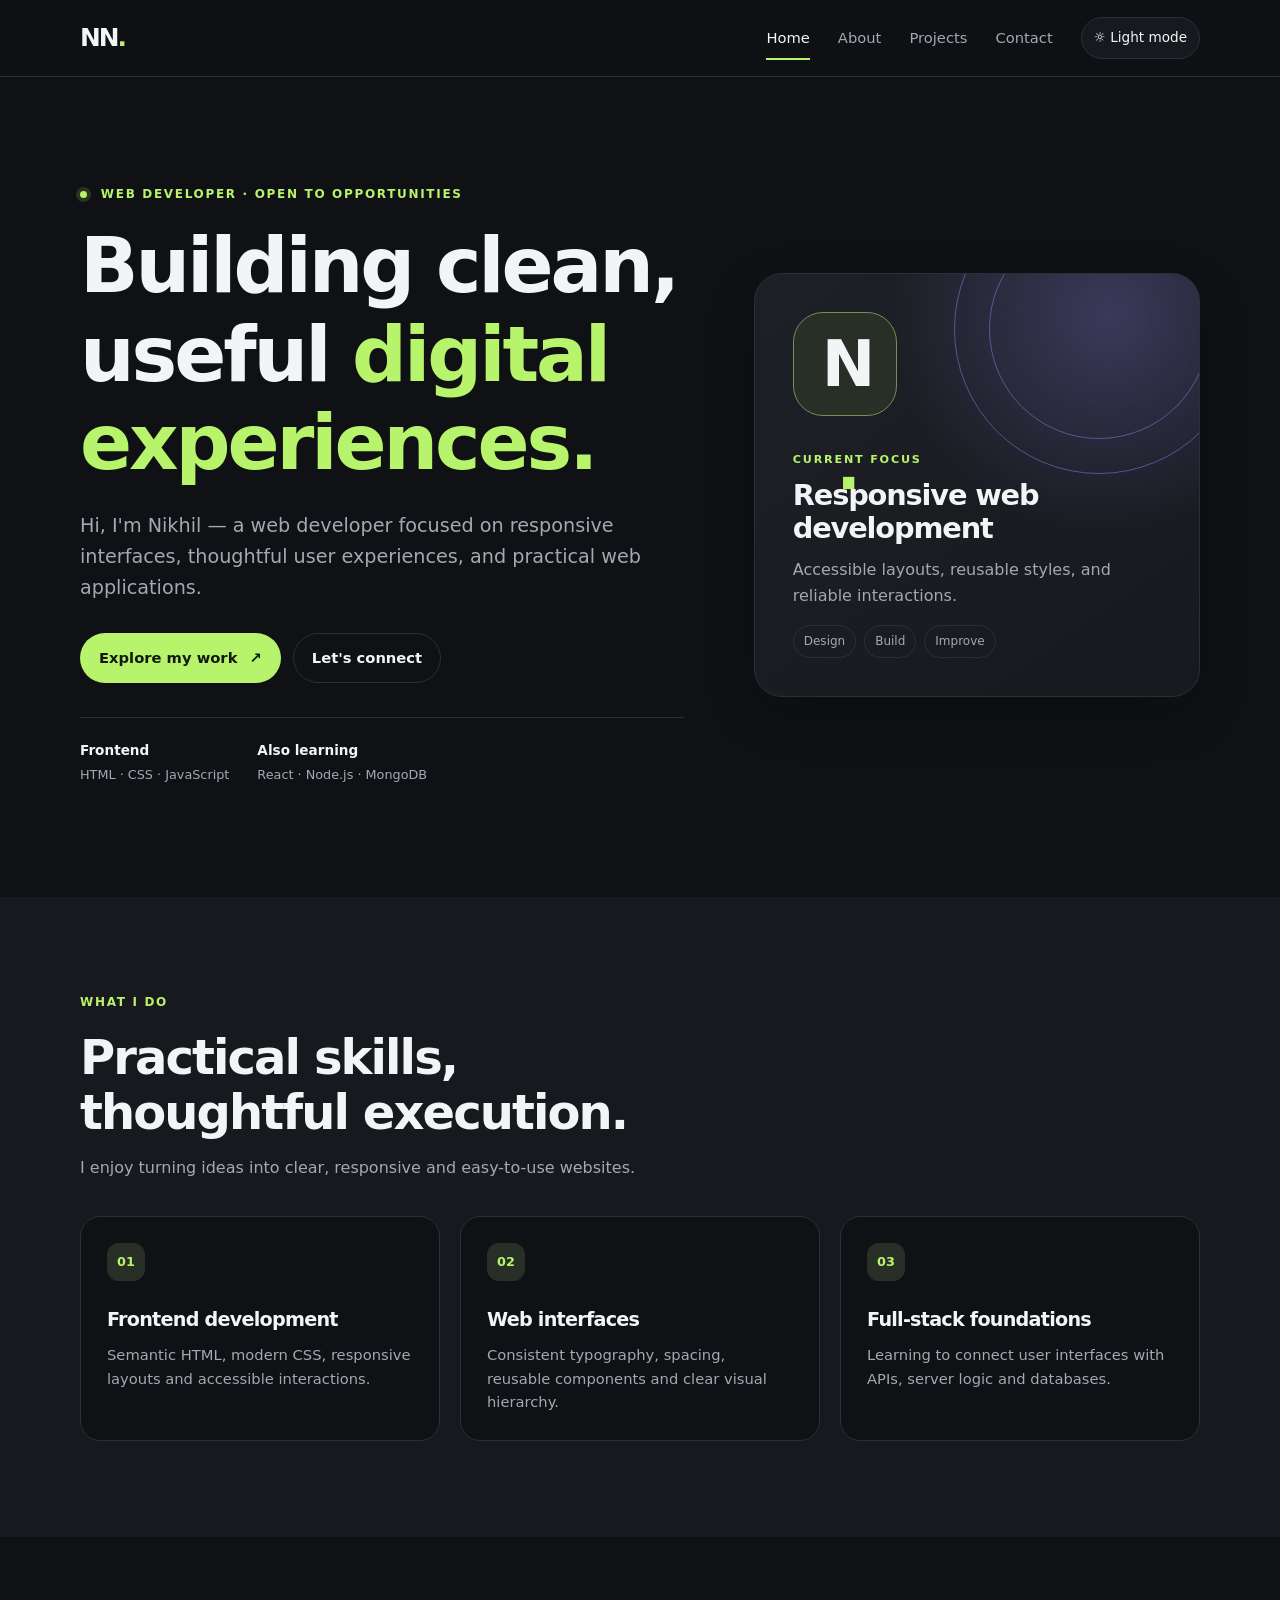
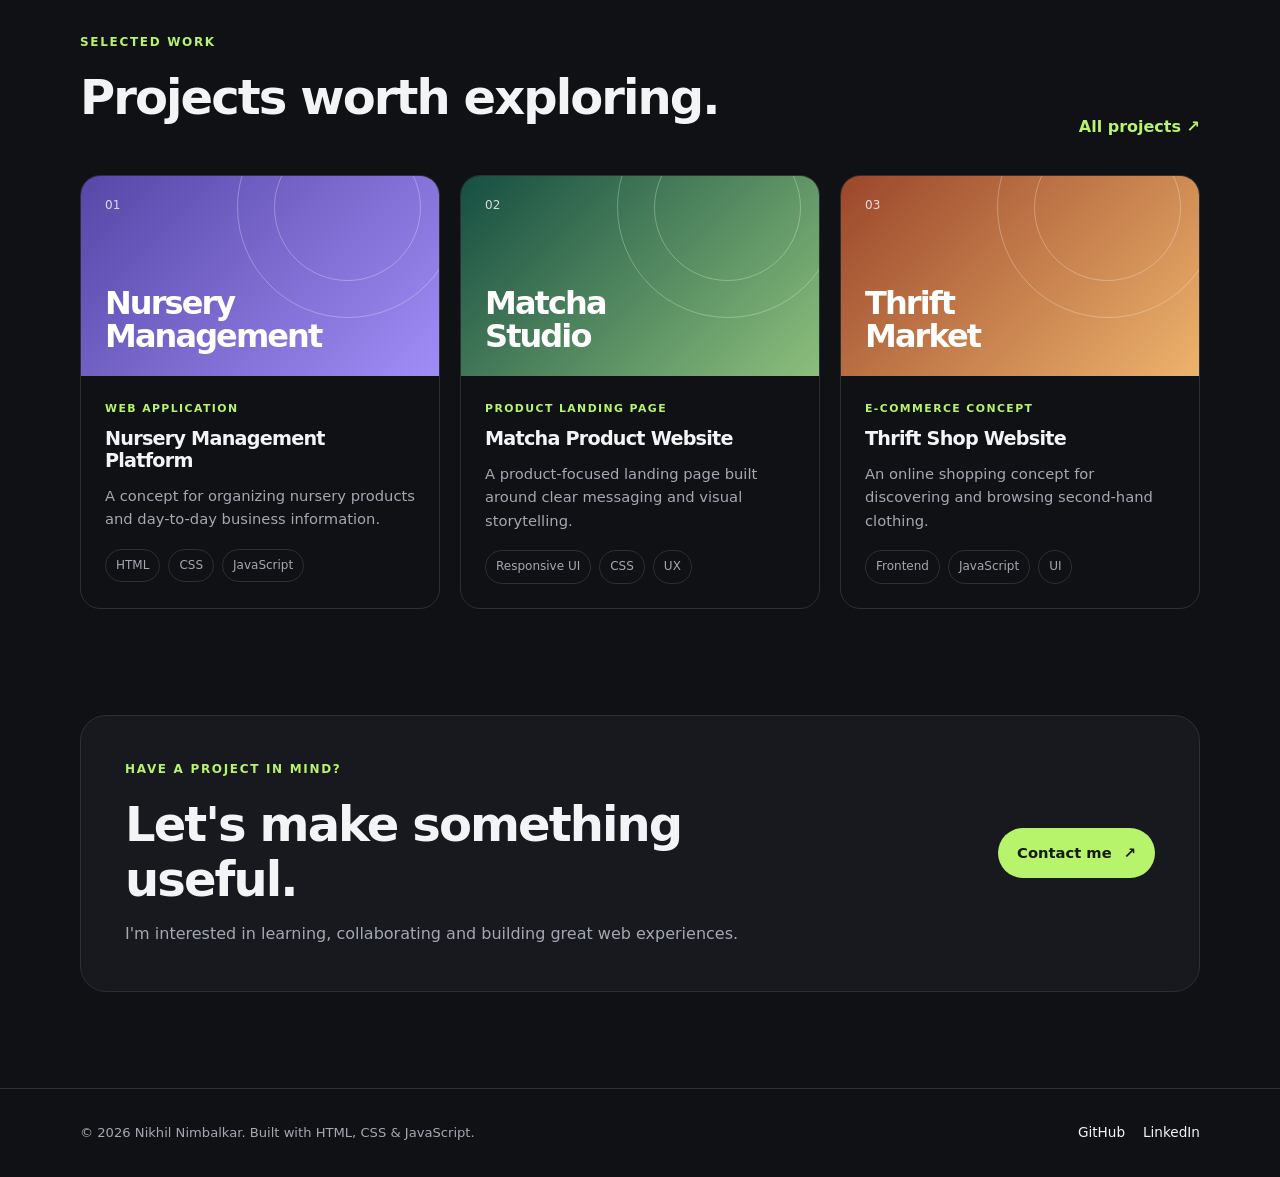
<file: index.html>
<!DOCTYPE html>
<html lang="en">
<head>
  <meta charset="UTF-8">
  <meta name="viewport" content="width=device-width, initial-scale=1.0">
  <meta name="description" content="Nikhil Nimbalkar's web developer portfolio showcasing skills, projects, and contact information.">
  <meta name="theme-color" content="#101114">
  <title>Nikhil Nimbalkar | Web Developer</title>
  <link rel="stylesheet" href="css/style.css">
  <script src="js/script.js" defer></script>
</head>
<body>
  <a class="skip-link" href="#main">Skip to content</a>
  <header class="site-header">
    <div class="container nav-wrap">
      <a class="brand" href="index.html" aria-label="Nikhil Nimbalkar home">NN<span>.</span></a>
      <button class="menu-toggle" type="button" aria-expanded="false" aria-controls="primary-nav" aria-label="Open navigation">
        <span></span><span></span><span></span>
      </button>
      <nav class="primary-nav" id="primary-nav" aria-label="Main navigation">
        <a class="active" href="index.html">Home</a>
        <a href="about.html">About</a>
        <a href="projects.html">Projects</a>
        <a href="contact.html">Contact</a>
        <button class="theme-toggle" type="button" aria-label="Switch color theme">☼ Theme</button>
      </nav>
    </div>
  </header>
  <main id="main">
    <section class="hero section">
      <div class="container hero-grid">
        <div class="hero-copy">
          <p class="eyebrow"><span class="status-dot"></span> WEB DEVELOPER · OPEN TO OPPORTUNITIES</p>
          <h1>Building clean, useful <span>digital experiences.</span></h1>
          <p class="lead">Hi, I'm Nikhil — a web developer focused on responsive interfaces, thoughtful user experiences, and practical web applications.</p>
          <div class="button-row">
            <a class="button button-primary" href="projects.html">Explore my work <span aria-hidden="true">↗</span></a>
            <a class="button button-secondary" href="contact.html">Let's connect</a>
          </div>
          <div class="hero-meta">
            <div><strong>Frontend</strong><span>HTML · CSS · JavaScript</span></div>
            <div><strong>Also learning</strong><span>React · Node.js · MongoDB</span></div>
          </div>
        </div>
        <div class="hero-card" aria-label="Developer profile summary">
          <div class="orbit orbit-one"></div><div class="orbit orbit-two"></div>
          <div class="avatar-mark" aria-hidden="true">N<span>.</span></div>
          <p class="card-label">CURRENT FOCUS</p>
          <h2>Responsive web development</h2>
          <p>Accessible layouts, reusable styles, and reliable interactions.</p>
          <div class="mini-tags"><span>Design</span><span>Build</span><span>Improve</span></div>
        </div>
      </div>
    </section>
    <section class="section section-muted">
      <div class="container">
        <div class="section-heading">
          <p class="eyebrow">WHAT I DO</p>
          <h2>Practical skills, thoughtful execution.</h2>
          <p>I enjoy turning ideas into clear, responsive and easy-to-use websites.</p>
        </div>
        <div class="three-grid">
          <article class="info-card"><span class="card-number">01</span><h3>Frontend development</h3><p>Semantic HTML, modern CSS, responsive layouts and accessible interactions.</p></article>
          <article class="info-card"><span class="card-number">02</span><h3>Web interfaces</h3><p>Consistent typography, spacing, reusable components and clear visual hierarchy.</p></article>
          <article class="info-card"><span class="card-number">03</span><h3>Full-stack foundations</h3><p>Learning to connect user interfaces with APIs, server logic and databases.</p></article>
        </div>
      </div>
    </section>
    <section class="section">
      <div class="container">
        <div class="section-heading heading-inline">
          <div><p class="eyebrow">SELECTED WORK</p><h2>Projects worth exploring.</h2></div>
          <a class="text-link" href="projects.html">All projects ↗</a>
        </div>
        <div class="project-grid">
          <article class="project-card"><div class="project-visual visual-purple"><span>01</span><strong>Nursery<br>Management</strong></div><div class="project-content"><p class="project-type">WEB APPLICATION</p><h3>Nursery Management Platform</h3><p>A concept for organizing nursery products and day-to-day business information.</p><div class="tag-list"><span>HTML</span><span>CSS</span><span>JavaScript</span></div></div></article>
          <article class="project-card"><div class="project-visual visual-green"><span>02</span><strong>Matcha<br>Studio</strong></div><div class="project-content"><p class="project-type">PRODUCT LANDING PAGE</p><h3>Matcha Product Website</h3><p>A product-focused landing page built around clear messaging and visual storytelling.</p><div class="tag-list"><span>Responsive UI</span><span>CSS</span><span>UX</span></div></div></article>
          <article class="project-card"><div class="project-visual visual-orange"><span>03</span><strong>Thrift<br>Market</strong></div><div class="project-content"><p class="project-type">E-COMMERCE CONCEPT</p><h3>Thrift Shop Website</h3><p>An online shopping concept for discovering and browsing second-hand clothing.</p><div class="tag-list"><span>Frontend</span><span>JavaScript</span><span>UI</span></div></div></article>
        </div>
      </div>
    </section>
    <section class="section cta-section">
      <div class="container cta-box"><div><p class="eyebrow">HAVE A PROJECT IN MIND?</p><h2>Let's make something useful.</h2><p>I'm interested in learning, collaborating and building great web experiences.</p></div><a class="button button-primary" href="contact.html">Contact me <span aria-hidden="true">↗</span></a></div>
    </section>
  </main>
  <footer class="site-footer"><div class="container footer-inner"><p>© <span data-year></span> Nikhil Nimbalkar. Built with HTML, CSS & JavaScript.</p><div class="footer-links"><a href="https://github.com/nikhilnimbalkar0" target="_blank" rel="noreferrer">GitHub</a><a href="https://www.linkedin.com/in/nikhil-nimbalkar04" target="_blank" rel="noreferrer">LinkedIn</a></div></div></footer>
</body>
</html>
</file>
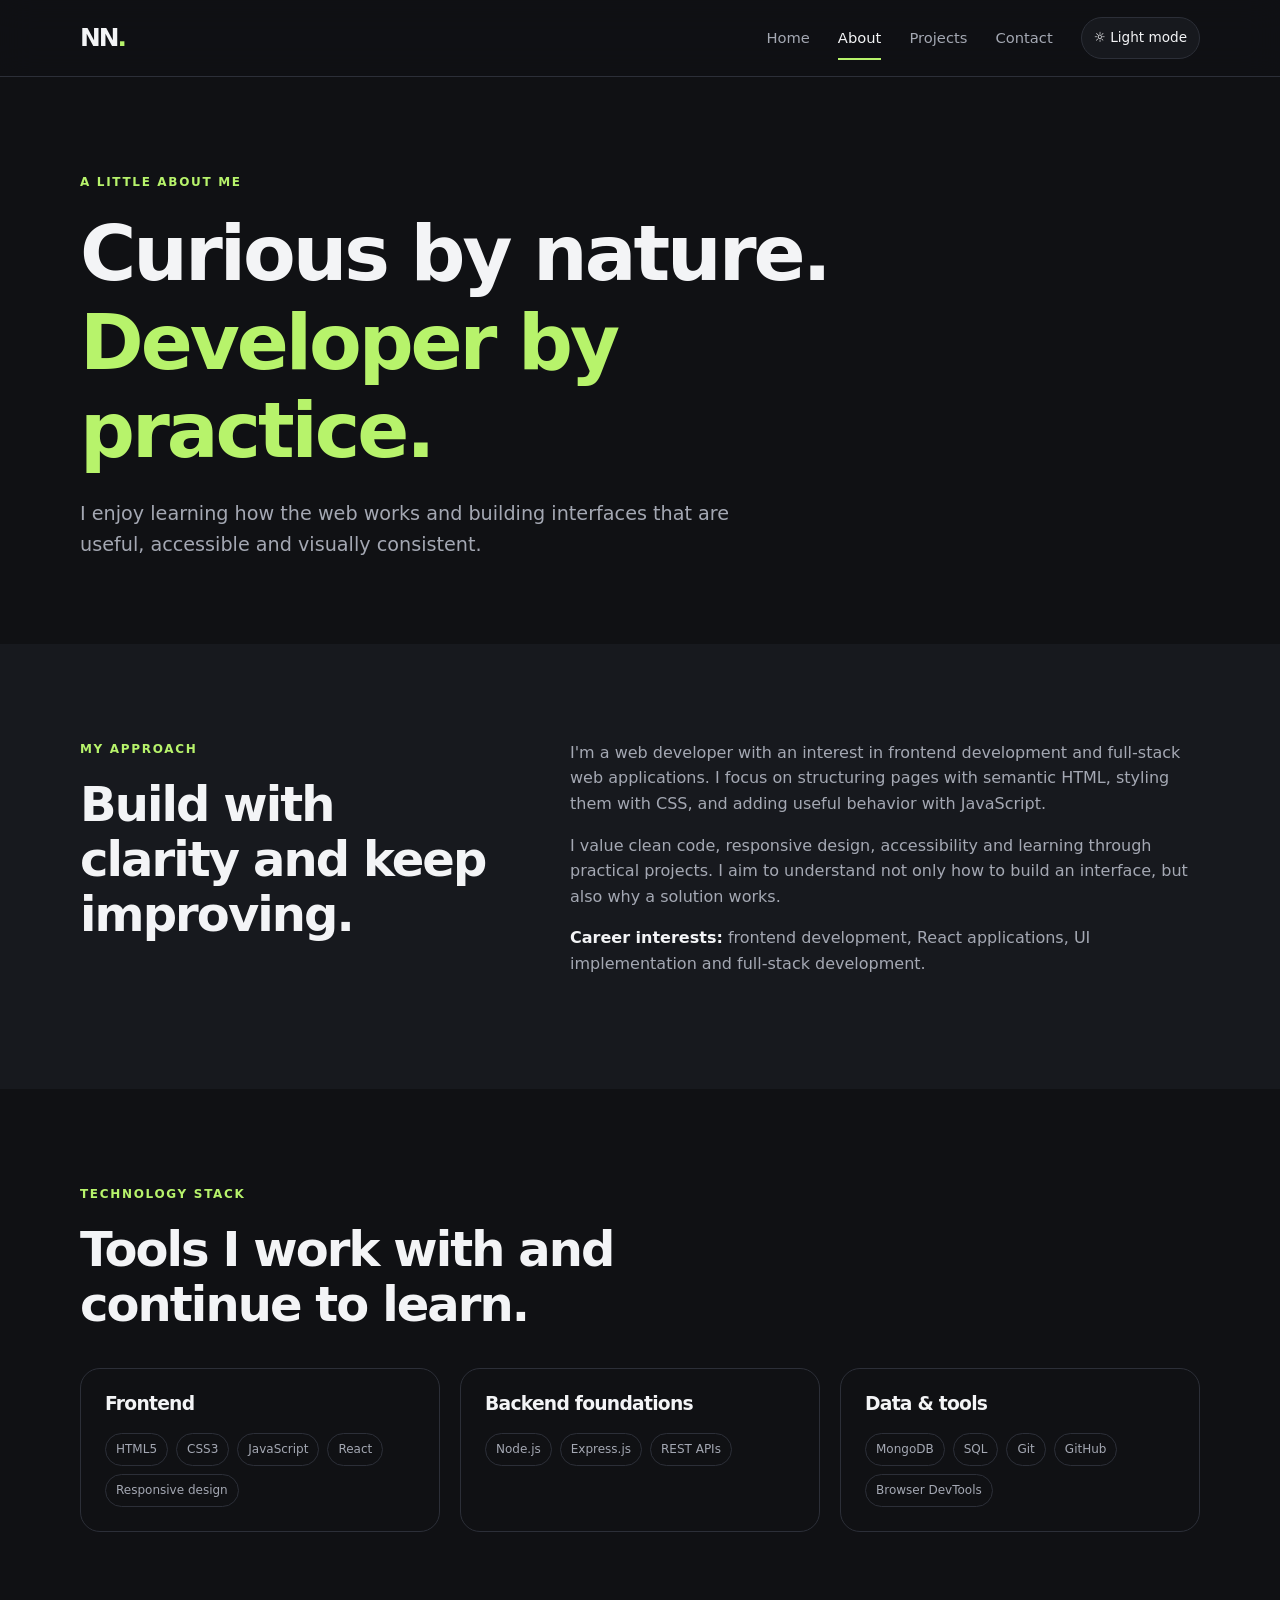
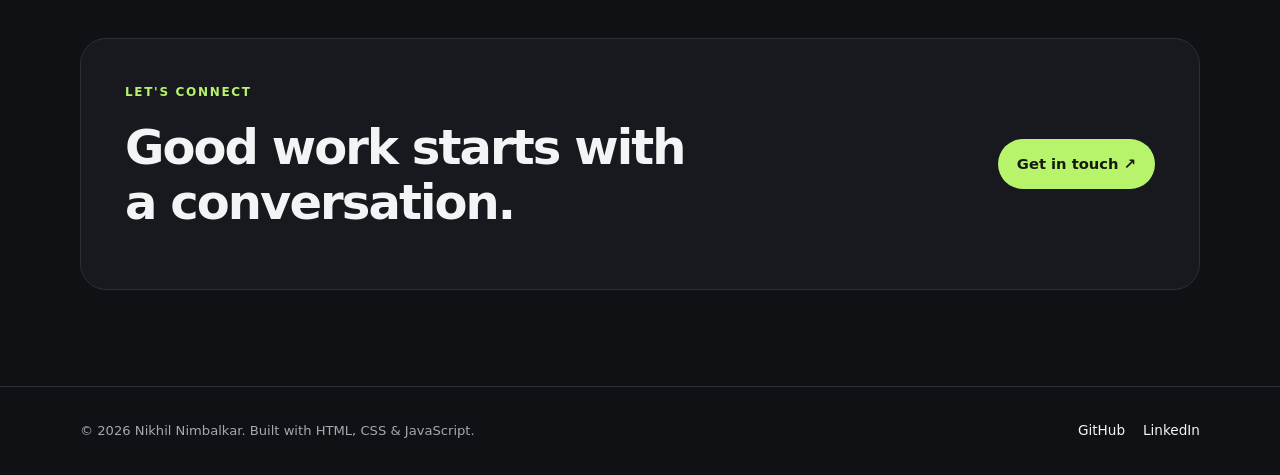
<file: about.html>
<!DOCTYPE html>
<html lang="en">
<head>
  <meta charset="UTF-8"><meta name="viewport" content="width=device-width, initial-scale=1.0">
  <meta name="description" content="About Nikhil Nimbalkar, web developer, skills and career interests.">
  <title>About | Nikhil Nimbalkar</title><link rel="stylesheet" href="css/style.css"><script src="js/script.js" defer></script>
</head>
<body>
  <a class="skip-link" href="#main">Skip to content</a>
  <header class="site-header"><div class="container nav-wrap"><a class="brand" href="index.html">NN<span>.</span></a><button class="menu-toggle" type="button" aria-expanded="false" aria-controls="primary-nav" aria-label="Open navigation"><span></span><span></span><span></span></button><nav class="primary-nav" id="primary-nav" aria-label="Main navigation"><a href="index.html">Home</a><a class="active" href="about.html">About</a><a href="projects.html">Projects</a><a href="contact.html">Contact</a><button class="theme-toggle" type="button" aria-label="Switch color theme">☼ Theme</button></nav></div></header>
  <main id="main">
    <section class="page-hero section"><div class="container narrow"><p class="eyebrow">A LITTLE ABOUT ME</p><h1>Curious by nature.<br><span>Developer by practice.</span></h1><p class="lead">I enjoy learning how the web works and building interfaces that are useful, accessible and visually consistent.</p></div></section>
    <section class="section section-muted"><div class="container split-layout"><div><p class="eyebrow">MY APPROACH</p><h2>Build with clarity and keep improving.</h2></div><div class="prose"><p>I'm a web developer with an interest in frontend development and full-stack web applications. I focus on structuring pages with semantic HTML, styling them with CSS, and adding useful behavior with JavaScript.</p><p>I value clean code, responsive design, accessibility and learning through practical projects. I aim to understand not only how to build an interface, but also why a solution works.</p><p><strong>Career interests:</strong> frontend development, React applications, UI implementation and full-stack development.</p></div></div></section>
    <section class="section"><div class="container"><div class="section-heading"><p class="eyebrow">TECHNOLOGY STACK</p><h2>Tools I work with and continue to learn.</h2></div><div class="skills-grid"><article class="skill-card"><h3>Frontend</h3><div class="tag-list"><span>HTML5</span><span>CSS3</span><span>JavaScript</span><span>React</span><span>Responsive design</span></div></article><article class="skill-card"><h3>Backend foundations</h3><div class="tag-list"><span>Node.js</span><span>Express.js</span><span>REST APIs</span></div></article><article class="skill-card"><h3>Data & tools</h3><div class="tag-list"><span>MongoDB</span><span>SQL</span><span>Git</span><span>GitHub</span><span>Browser DevTools</span></div></article></div></div></section>
    <section class="section cta-section"><div class="container cta-box"><div><p class="eyebrow">LET'S CONNECT</p><h2>Good work starts with a conversation.</h2></div><a class="button button-primary" href="contact.html">Get in touch ↗</a></div></section>
  </main>
  <footer class="site-footer"><div class="container footer-inner"><p>© <span data-year></span> Nikhil Nimbalkar. Built with HTML, CSS & JavaScript.</p><div class="footer-links"><a href="https://github.com/nikhilnimbalkar0" target="_blank" rel="noreferrer">GitHub</a><a href="https://www.linkedin.com/in/nikhil-nimbalkar04" target="_blank" rel="noreferrer">LinkedIn</a></div></div></footer>
</body></html>
</file>
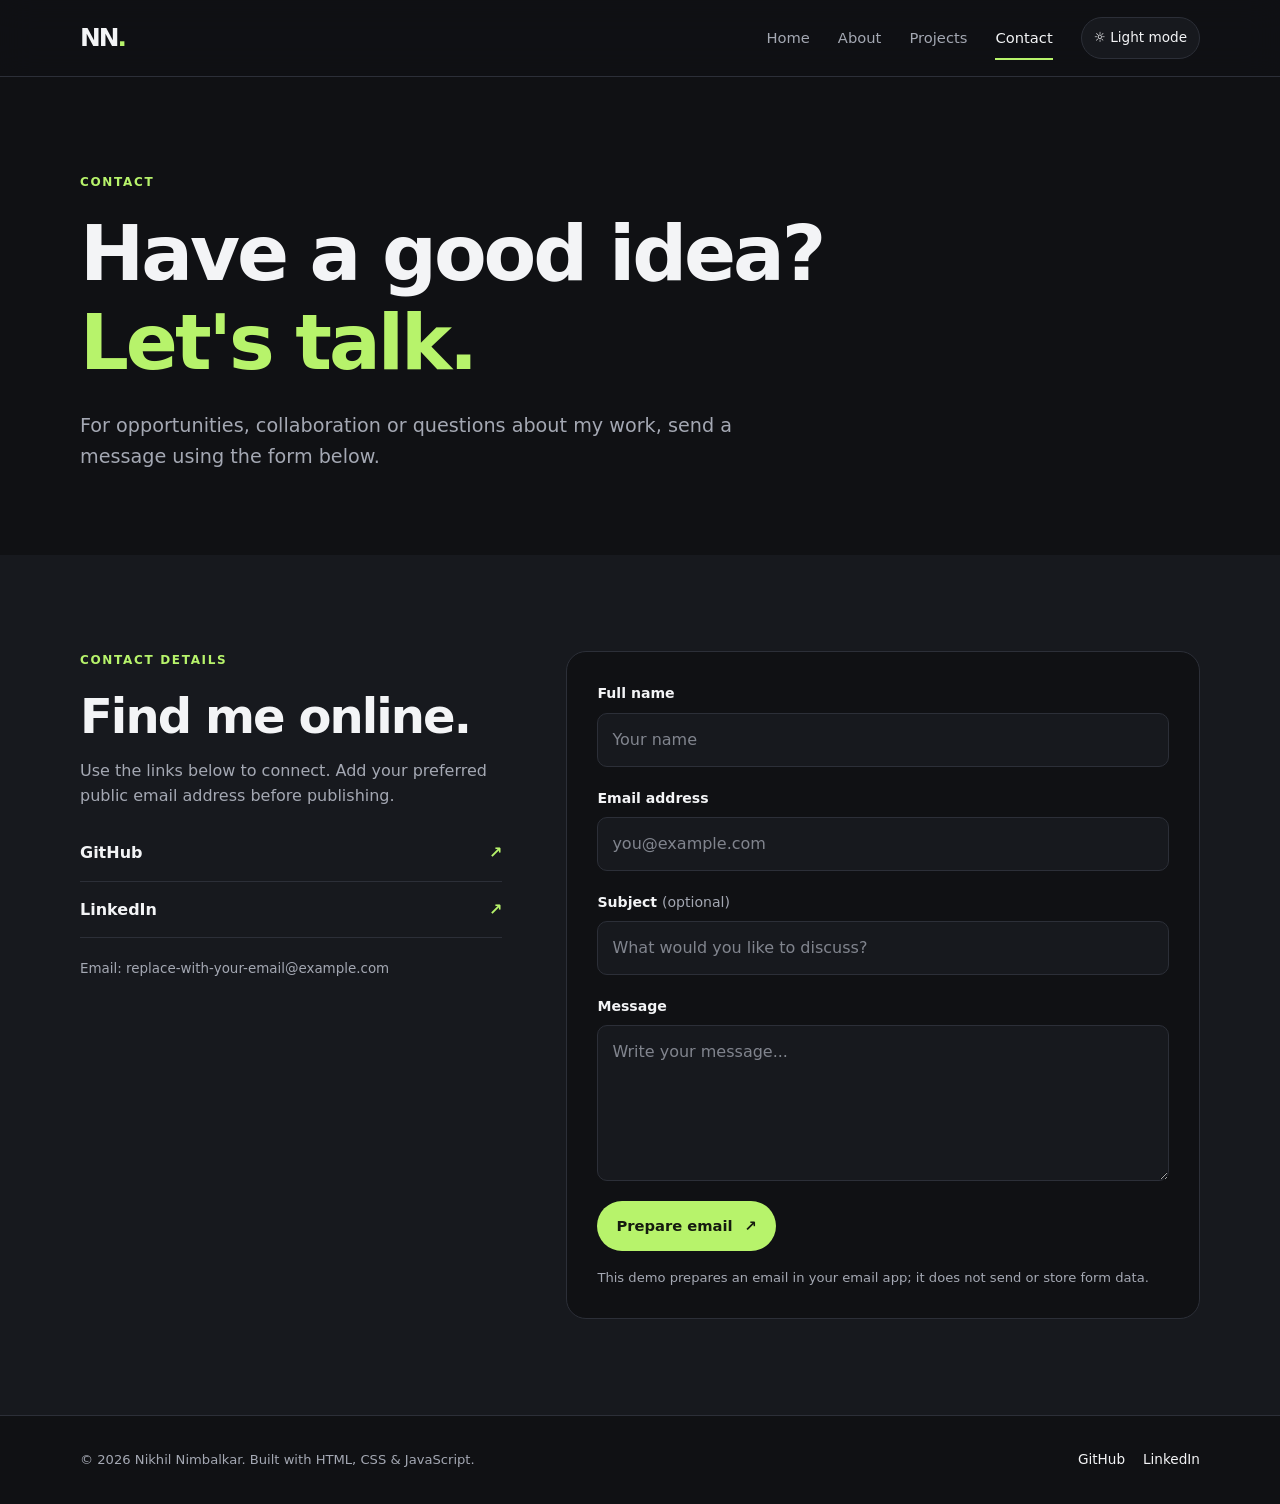
<file: contact.html>
<!DOCTYPE html>
<html lang="en">
<head>
  <meta charset="UTF-8"><meta name="viewport" content="width=device-width, initial-scale=1.0">
  <meta name="description" content="Contact Nikhil Nimbalkar about web development opportunities and projects.">
  <title>Contact | Nikhil Nimbalkar</title><link rel="stylesheet" href="css/style.css"><script src="js/script.js" defer></script>
</head>
<body>
  <a class="skip-link" href="#main">Skip to content</a>
  <header class="site-header"><div class="container nav-wrap"><a class="brand" href="index.html">NN<span>.</span></a><button class="menu-toggle" type="button" aria-expanded="false" aria-controls="primary-nav" aria-label="Open navigation"><span></span><span></span><span></span></button><nav class="primary-nav" id="primary-nav" aria-label="Main navigation"><a href="index.html">Home</a><a href="about.html">About</a><a href="projects.html">Projects</a><a class="active" href="contact.html">Contact</a><button class="theme-toggle" type="button" aria-label="Switch color theme">☼ Theme</button></nav></div></header>
  <main id="main">
    <section class="page-hero section"><div class="container narrow"><p class="eyebrow">CONTACT</p><h1>Have a good idea?<br><span>Let's talk.</span></h1><p class="lead">For opportunities, collaboration or questions about my work, send a message using the form below.</p></div></section>
    <section class="section section-muted"><div class="container contact-layout">
      <aside class="contact-details"><p class="eyebrow">CONTACT DETAILS</p><h2>Find me online.</h2><p>Use the links below to connect. Add your preferred public email address before publishing.</p><a class="contact-link" href="https://github.com/nikhilnimbalkar0" target="_blank" rel="noreferrer">GitHub <span>↗</span></a><a class="contact-link" href="https://www.linkedin.com/in/nikhil-nimbalkar04" target="_blank" rel="noreferrer">LinkedIn <span>↗</span></a><p class="small-note">Email: replace-with-your-email@example.com</p></aside>
      <form class="contact-form" id="contact-form">
        <div class="form-field"><label for="name">Full name</label><input id="name" name="name" type="text" autocomplete="name" required minlength="2" placeholder="Your name"></div>
        <div class="form-field"><label for="email">Email address</label><input id="email" name="email" type="email" autocomplete="email" required placeholder="you@example.com"></div>
        <div class="form-field"><label for="subject">Subject <span class="optional">(optional)</span></label><input id="subject" name="subject" type="text" placeholder="What would you like to discuss?"></div>
        <div class="form-field"><label for="message">Message</label><textarea id="message" name="message" rows="5" required minlength="10" placeholder="Write your message..."></textarea></div>
        <button class="button button-primary" type="submit">Prepare email <span aria-hidden="true">↗</span></button>
        <p class="form-status" id="form-status" role="status" aria-live="polite">This demo prepares an email in your email app; it does not send or store form data.</p>
      </form>
    </div></section>
  </main>
  <footer class="site-footer"><div class="container footer-inner"><p>© <span data-year></span> Nikhil Nimbalkar. Built with HTML, CSS & JavaScript.</p><div class="footer-links"><a href="https://github.com/nikhilnimbalkar0" target="_blank" rel="noreferrer">GitHub</a><a href="https://www.linkedin.com/in/nikhil-nimbalkar04" target="_blank" rel="noreferrer">LinkedIn</a></div></div></footer>
</body></html>
</file>
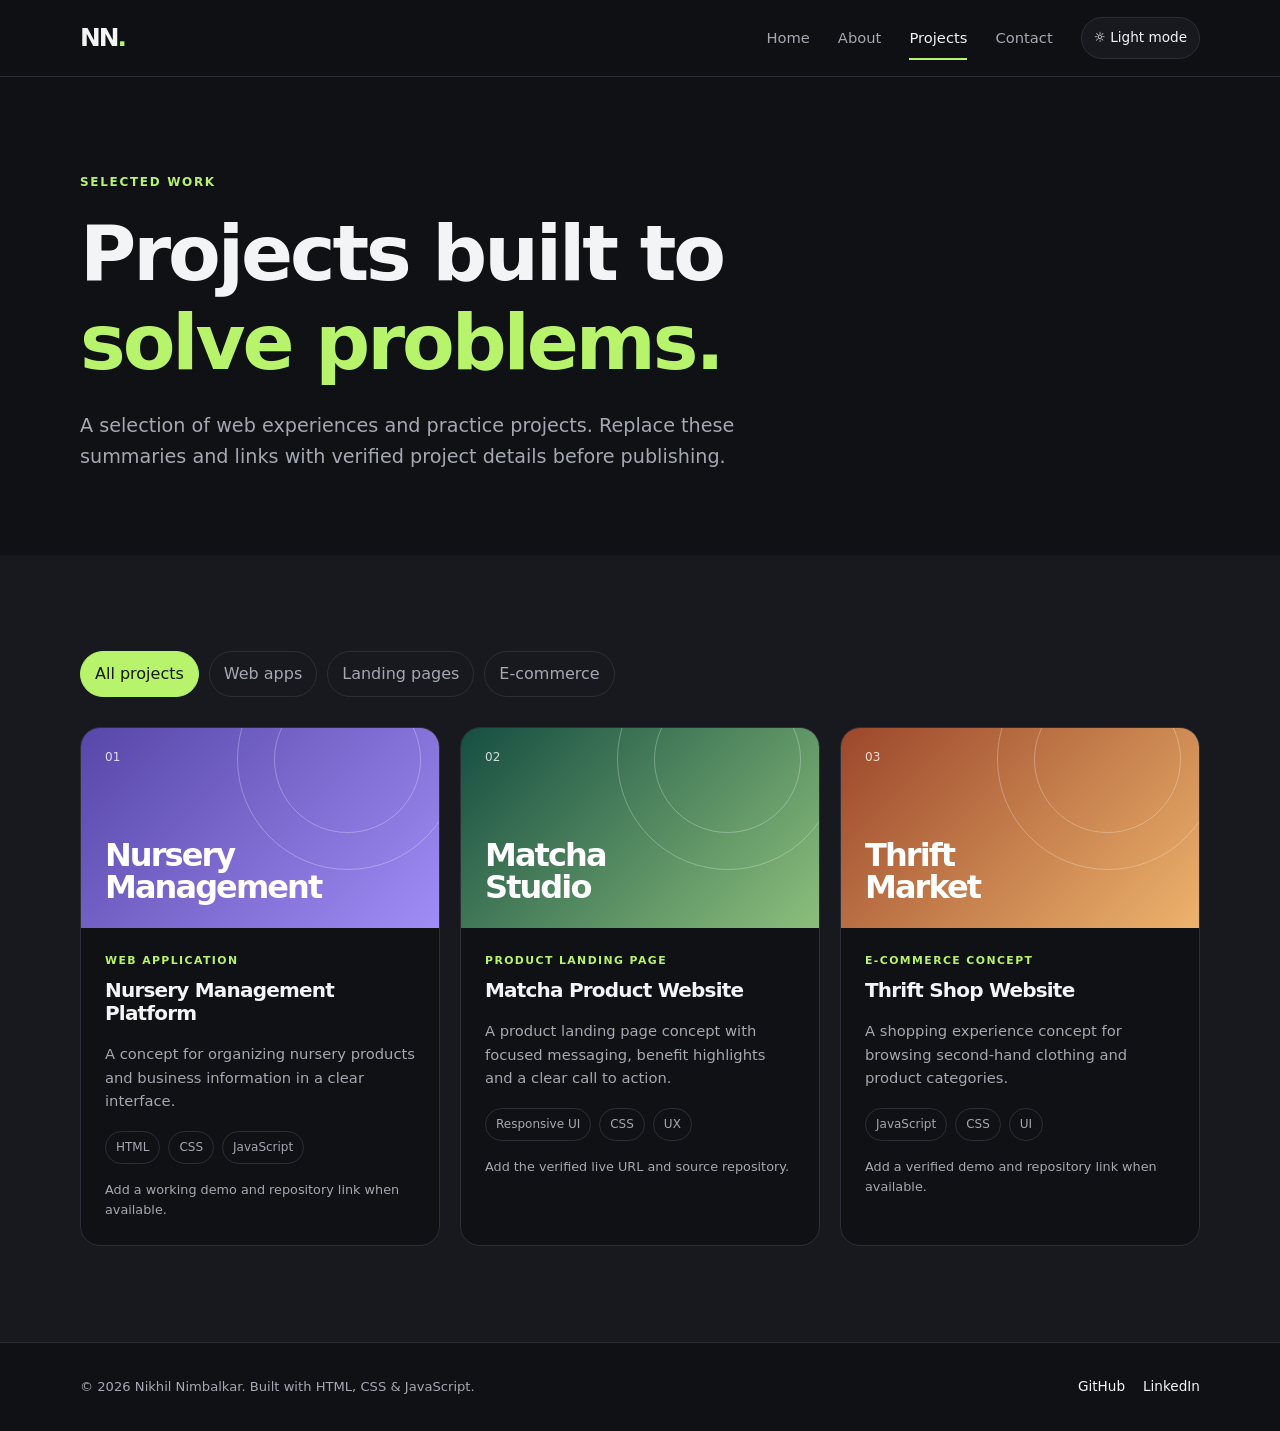
<file: projects.html>
<!DOCTYPE html>
<html lang="en">
<head>
  <meta charset="UTF-8"><meta name="viewport" content="width=device-width, initial-scale=1.0">
  <meta name="description" content="Selected web development projects by Nikhil Nimbalkar.">
  <title>Projects | Nikhil Nimbalkar</title><link rel="stylesheet" href="css/style.css"><script src="js/script.js" defer></script>
</head>
<body>
  <a class="skip-link" href="#main">Skip to content</a>
  <header class="site-header"><div class="container nav-wrap"><a class="brand" href="index.html">NN<span>.</span></a><button class="menu-toggle" type="button" aria-expanded="false" aria-controls="primary-nav" aria-label="Open navigation"><span></span><span></span><span></span></button><nav class="primary-nav" id="primary-nav" aria-label="Main navigation"><a href="index.html">Home</a><a href="about.html">About</a><a class="active" href="projects.html">Projects</a><a href="contact.html">Contact</a><button class="theme-toggle" type="button" aria-label="Switch color theme">☼ Theme</button></nav></div></header>
  <main id="main">
    <section class="page-hero section"><div class="container"><p class="eyebrow">SELECTED WORK</p><h1>Projects built to <span>solve problems.</span></h1><p class="lead">A selection of web experiences and practice projects. Replace these summaries and links with verified project details before publishing.</p></div></section>
    <section class="section section-muted"><div class="container"><div class="filter-row" role="group" aria-label="Filter projects"><button class="filter-button active" type="button" data-filter="all" aria-pressed="true">All projects</button><button class="filter-button" type="button" data-filter="web" aria-pressed="false">Web apps</button><button class="filter-button" type="button" data-filter="landing" aria-pressed="false">Landing pages</button><button class="filter-button" type="button" data-filter="commerce" aria-pressed="false">E-commerce</button></div>
      <div class="project-grid projects-page-grid">
        <article class="project-card" data-category="web"><div class="project-visual visual-purple"><span>01</span><strong>Nursery<br>Management</strong></div><div class="project-content"><p class="project-type">WEB APPLICATION</p><h2>Nursery Management Platform</h2><p>A concept for organizing nursery products and business information in a clear interface.</p><div class="tag-list"><span>HTML</span><span>CSS</span><span>JavaScript</span></div><p class="project-note">Add a working demo and repository link when available.</p></div></article>
        <article class="project-card" data-category="landing"><div class="project-visual visual-green"><span>02</span><strong>Matcha<br>Studio</strong></div><div class="project-content"><p class="project-type">PRODUCT LANDING PAGE</p><h2>Matcha Product Website</h2><p>A product landing page concept with focused messaging, benefit highlights and a clear call to action.</p><div class="tag-list"><span>Responsive UI</span><span>CSS</span><span>UX</span></div><p class="project-note">Add the verified live URL and source repository.</p></div></article>
        <article class="project-card" data-category="commerce"><div class="project-visual visual-orange"><span>03</span><strong>Thrift<br>Market</strong></div><div class="project-content"><p class="project-type">E-COMMERCE CONCEPT</p><h2>Thrift Shop Website</h2><p>A shopping experience concept for browsing second-hand clothing and product categories.</p><div class="tag-list"><span>JavaScript</span><span>CSS</span><span>UI</span></div><p class="project-note">Add a verified demo and repository link when available.</p></div></article>
      </div><p class="empty-state" hidden>No projects match this filter.</p>
    </div></section>
  </main>
  <footer class="site-footer"><div class="container footer-inner"><p>© <span data-year></span> Nikhil Nimbalkar. Built with HTML, CSS & JavaScript.</p><div class="footer-links"><a href="https://github.com/nikhilnimbalkar0" target="_blank" rel="noreferrer">GitHub</a><a href="https://www.linkedin.com/in/nikhil-nimbalkar04" target="_blank" rel="noreferrer">LinkedIn</a></div></div></footer>
</body></html>
</file>
<file: css/style.css>
:root {
  color-scheme: dark;
  --bg: #101114;
  --surface: #17191e;
  --surface-2: #1e2027;
  --text: #f3f4f6;
  --muted: #a4a8b3;
  --line: #2c2f38;
  --accent: #b7f36b;
  --accent-ink: #151a0f;
  --purple: #9b8cff;
  --radius: 20px;
  --container: 1120px;
  --shadow: 0 18px 50px rgba(0,0,0,.18);
}
:root[data-theme="light"] {
  color-scheme: light;
  --bg: #f7f8fa;
  --surface: #ffffff;
  --surface-2: #edf0f4;
  --text: #17191e;
  --muted: #5f6673;
  --line: #dfe3e9;
  --accent: #527d19;
  --accent-ink: #ffffff;
  --purple: #6654d9;
  --shadow: 0 18px 50px rgba(22,28,45,.08);
}
* { box-sizing: border-box; }
html { scroll-behavior: smooth; scroll-padding-top: 90px; }
body { margin: 0; background: var(--bg); color: var(--text); font-family: Inter, ui-sans-serif, system-ui, -apple-system, BlinkMacSystemFont, "Segoe UI", sans-serif; line-height: 1.6; }
a { color: inherit; text-decoration: none; }
button, input, textarea { font: inherit; }
button, a { -webkit-tap-highlight-color: transparent; }
a:focus-visible, button:focus-visible, input:focus-visible, textarea:focus-visible { outline: 3px solid var(--accent); outline-offset: 4px; }
img { display: block; max-width: 100%; }
.container { width: min(var(--container), calc(100% - 40px)); margin-inline: auto; }
.narrow { max-width: 780px; margin-left: max(20px, calc((100% - var(--container)) / 2)); }
.section { padding: 96px 0; }
.section-muted { background: var(--surface); }
.skip-link { position: absolute; left: 16px; top: -60px; z-index: 100; padding: 10px 14px; color: var(--accent-ink); background: var(--accent); border-radius: 8px; }
.skip-link:focus { top: 12px; }
.site-header { position: sticky; top: 0; z-index: 20; border-bottom: 1px solid var(--line); background: color-mix(in srgb, var(--bg) 90%, transparent); backdrop-filter: blur(16px); }
.nav-wrap { min-height: 76px; display: flex; align-items: center; justify-content: space-between; gap: 24px; }
.brand { font-size: 1.55rem; font-weight: 850; letter-spacing: -.08em; }
.brand span, .hero h1 span, .page-hero h1 span { color: var(--accent); }
.primary-nav { display: flex; align-items: center; gap: 28px; }
.primary-nav > a { color: var(--muted); font-size: .92rem; transition: color .2s ease; }
.primary-nav > a:hover, .primary-nav > a.active { color: var(--text); }
.primary-nav > a.active { position: relative; }
.primary-nav > a.active::after { content: ""; position: absolute; height: 2px; left: 0; right: 0; bottom: -10px; background: var(--accent); }
.theme-toggle { color: var(--text); border: 1px solid var(--line); background: var(--surface); padding: 9px 12px; border-radius: 999px; cursor: pointer; font-size: .85rem; }
.menu-toggle { display: none; }
.hero { padding-top: 108px; padding-bottom: 112px; }
.hero-grid { display: grid; grid-template-columns: 1.15fr .85fr; align-items: center; gap: 70px; }
.eyebrow { margin: 0 0 18px; color: var(--accent); font-size: .75rem; font-weight: 800; letter-spacing: .14em; }
.status-dot { display: inline-block; width: 7px; height: 7px; margin-right: 8px; border-radius: 50%; background: var(--accent); box-shadow: 0 0 0 4px color-mix(in srgb, var(--accent) 15%, transparent); }
h1, h2, h3, p { margin-top: 0; }
h1, h2, h3 { line-height: 1.15; letter-spacing: -.04em; }
.hero h1, .page-hero h1 { max-width: 760px; margin-bottom: 24px; font-size: clamp(2.8rem, 6vw, 5.1rem); font-weight: 780; }
.lead { max-width: 660px; color: var(--muted); font-size: clamp(1.05rem, 2vw, 1.2rem); }
.button-row { display: flex; flex-wrap: wrap; gap: 12px; margin: 30px 0 34px; }
.button { min-height: 48px; display: inline-flex; align-items: center; justify-content: center; gap: 12px; padding: 12px 18px; border: 1px solid transparent; border-radius: 999px; font-weight: 750; font-size: .92rem; cursor: pointer; transition: transform .2s ease, background .2s ease, border-color .2s ease; }
.button:hover { transform: translateY(-2px); }
.button-primary { color: var(--accent-ink); background: var(--accent); }
.button-primary:hover { filter: brightness(1.05); }
.button-secondary { color: var(--text); border-color: var(--line); background: transparent; }
.button-secondary:hover { background: var(--surface); }
.hero-meta { display: flex; flex-wrap: wrap; gap: 28px; padding-top: 22px; border-top: 1px solid var(--line); }
.hero-meta div { display: grid; gap: 3px; }
.hero-meta strong { font-size: .85rem; }
.hero-meta span { color: var(--muted); font-size: .8rem; }
.hero-card { position: relative; isolation: isolate; overflow: hidden; min-height: 390px; padding: 38px; display: flex; flex-direction: column; justify-content: flex-end; border: 1px solid var(--line); border-radius: 28px; background: radial-gradient(circle at 80% 10%, color-mix(in srgb, var(--purple) 25%, transparent), transparent 42%), linear-gradient(145deg, var(--surface-2), var(--surface)); box-shadow: var(--shadow); }
.orbit { position: absolute; z-index: -1; border: 1px solid color-mix(in srgb, var(--purple) 45%, transparent); border-radius: 50%; }
.orbit-one { width: 290px; height: 290px; top: -90px; right: -45px; }
.orbit-two { width: 220px; height: 220px; top: -55px; right: -10px; }
.avatar-mark { width: 104px; height: 104px; display: grid; place-items: center; margin-bottom: auto; border: 1px solid color-mix(in srgb, var(--accent) 50%, var(--line)); border-radius: 30px; background: color-mix(in srgb, var(--accent) 10%, var(--surface)); font-size: 4rem; font-weight: 850; letter-spacing: -.12em; }
.avatar-mark span { color: var(--accent); }
.card-label { margin: 35px 0 10px; color: var(--accent); font-size: .7rem; font-weight: 800; letter-spacing: .16em; }
.hero-card h2 { max-width: 300px; margin-bottom: 12px; font-size: 1.8rem; }
.hero-card > p:not(.card-label) { max-width: 330px; color: var(--muted); }
.mini-tags, .tag-list { display: flex; flex-wrap: wrap; gap: 8px; }
.mini-tags span, .tag-list span { padding: 6px 10px; border: 1px solid var(--line); border-radius: 999px; color: var(--muted); font-size: .75rem; }
.section-heading { max-width: 650px; margin-bottom: 36px; }
.section-heading h2, .cta-box h2, .split-layout h2, .contact-details h2 { margin-bottom: 14px; font-size: clamp(2rem, 4vw, 3rem); }
.section-heading > p:not(.eyebrow), .cta-box p:not(.eyebrow) { color: var(--muted); }
.heading-inline { max-width: none; display: flex; align-items: end; justify-content: space-between; gap: 20px; }
.text-link { color: var(--accent); font-weight: 750; white-space: nowrap; }
.three-grid, .project-grid, .skills-grid { display: grid; grid-template-columns: repeat(3, minmax(0, 1fr)); gap: 20px; }
.info-card, .project-card, .skill-card { overflow: hidden; border: 1px solid var(--line); border-radius: var(--radius); background: var(--bg); }
.info-card { padding: 26px; }
.card-number { display: inline-grid; place-items: center; width: 38px; height: 38px; margin-bottom: 28px; border-radius: 12px; color: var(--accent); background: color-mix(in srgb, var(--accent) 10%, var(--surface)); font-size: .8rem; font-weight: 800; }
.info-card h3, .project-content h3 { margin-bottom: 12px; font-size: 1.2rem; }
.info-card p, .project-content > p:not(.project-type) { margin-bottom: 0; color: var(--muted); font-size: .92rem; }
.project-card { transition: transform .25s ease, border-color .25s ease; }
.project-card:hover { transform: translateY(-5px); border-color: color-mix(in srgb, var(--accent) 55%, var(--line)); }
.project-visual { position: relative; min-height: 200px; display: flex; align-items: end; padding: 24px; overflow: hidden; color: #fff; }
.project-visual::before, .project-visual::after { content: ""; position: absolute; border: 1px solid rgba(255,255,255,.28); border-radius: 50%; }
.project-visual::before { width: 220px; height: 220px; top: -80px; right: -20px; }
.project-visual::after { width: 145px; height: 145px; top: -42px; right: 18px; }
.project-visual > span { position: absolute; top: 20px; left: 24px; font-size: .75rem; opacity: .8; }
.project-visual strong { position: relative; z-index: 1; font-size: 2rem; line-height: 1.02; letter-spacing: -.06em; }
.visual-purple { background: linear-gradient(135deg, #5747a8, #a18df6); }
.visual-green { background: linear-gradient(135deg, #164e42, #8cbf7c); }
.visual-orange { background: linear-gradient(135deg, #9b472b, #edb36c); }
.project-content { padding: 24px; }
.project-type { margin-bottom: 10px; color: var(--accent); font-size: .68rem; font-weight: 850; letter-spacing: .13em; }
.project-content .tag-list { margin-top: 18px; }
.cta-section { padding-top: 10px; }
.cta-box { display: flex; align-items: center; justify-content: space-between; gap: 30px; padding: 44px; border: 1px solid var(--line); border-radius: 26px; background: var(--surface); }
.cta-box h2 { max-width: 560px; }
.cta-box p:not(.eyebrow) { margin-bottom: 0; }
.site-footer { border-top: 1px solid var(--line); }
.footer-inner { min-height: 88px; display: flex; align-items: center; justify-content: space-between; gap: 20px; }
.footer-inner p { margin: 0; color: var(--muted); font-size: .82rem; }
.footer-links { display: flex; gap: 18px; font-size: .85rem; }
.footer-links a:hover { color: var(--accent); }
.page-hero { padding-bottom: 64px; }
.page-hero .lead { max-width: 700px; }
.split-layout { display: grid; grid-template-columns: .8fr 1.2fr; gap: 70px; }
.prose p { color: var(--muted); }
.prose strong { color: var(--text); }
.skills-grid { grid-template-columns: repeat(3, minmax(0, 1fr)); }
.skill-card { padding: 24px; }
.skill-card h3 { margin-bottom: 18px; }
.filter-row { display: flex; flex-wrap: wrap; gap: 10px; margin-bottom: 30px; }
.filter-button { padding: 9px 14px; border: 1px solid var(--line); border-radius: 999px; background: transparent; color: var(--muted); cursor: pointer; }
.filter-button.active, .filter-button:hover { color: var(--accent-ink); background: var(--accent); border-color: var(--accent); }
.projects-page-grid { align-items: stretch; }
.project-content h2 { font-size: 1.25rem; }
.project-note { margin-top: 16px !important; font-size: .8rem !important; }
.empty-state { margin-top: 24px; color: var(--muted); }
.contact-layout { display: grid; grid-template-columns: .8fr 1.2fr; gap: 64px; align-items: start; }
.contact-details > p:not(.eyebrow) { color: var(--muted); }
.contact-link { display: flex; justify-content: space-between; padding: 15px 0; border-bottom: 1px solid var(--line); font-weight: 700; }
.contact-link span { color: var(--accent); }
.small-note { margin-top: 20px; font-size: .84rem; }
.contact-form { padding: 30px; border: 1px solid var(--line); border-radius: var(--radius); background: var(--bg); }
.form-field { display: grid; gap: 8px; margin-bottom: 20px; }
.form-field label { font-size: .88rem; font-weight: 750; }
.optional { color: var(--muted); font-weight: 400; }
.form-field input, .form-field textarea { width: 100%; padding: 13px 14px; border: 1px solid var(--line); border-radius: 10px; color: var(--text); background: var(--surface); }
.form-field textarea { resize: vertical; }
.form-field input::placeholder, .form-field textarea::placeholder { color: var(--muted); opacity: .75; }
.form-status { margin: 16px 0 0; color: var(--muted); font-size: .82rem; }
@media (max-width: 900px) {
  .section { padding: 76px 0; }
  .hero { padding-top: 80px; }
  .hero-grid { grid-template-columns: 1fr  .8fr; gap: 32px; }
  .hero-card { min-height: 360px; padding: 28px; }
  .three-grid, .project-grid, .skills-grid { grid-template-columns: repeat(2, minmax(0, 1fr)); }
  .split-layout, .contact-layout { gap: 36px; }
}
@media (max-width: 700px) {
  .container { width: min(var(--container), calc(100% - 32px)); }
  .section { padding: 62px 0; }
  .nav-wrap { min-height: 68px; }
  .menu-toggle { width: 42px; height: 42px; display: grid; place-content: center; gap: 5px; border: 1px solid var(--line); border-radius: 12px; background: var(--surface); cursor: pointer; }
  .menu-toggle span { display: block; width: 18px; height: 2px; border-radius: 2px; background: var(--text); }
  .primary-nav { position: absolute; top: calc(100% + 1px); left: 0; right: 0; display: none; align-items: stretch; gap: 0; padding: 10px 16px 18px; border-bottom: 1px solid var(--line); background: var(--bg); }
  .primary-nav.is-open { display: flex; flex-direction: column; }
  .primary-nav > a { padding: 12px 4px; }
  .primary-nav > a.active::after { display: none; }
  .theme-toggle { align-self: flex-start; margin-top: 8px; }
  .hero { padding-top: 66px; padding-bottom: 72px; }
  .hero-grid { grid-template-columns: 1fr; gap: 38px; }
  .hero h1, .page-hero h1 { font-size: clamp(2.65rem, 12vw, 4rem); }
  .hero-card { min-height: 330px; }
  .hero-meta { gap: 18px; }
  .heading-inline { align-items: start; flex-direction: column; }
  .three-grid, .project-grid, .skills-grid { grid-template-columns: 1fr; }
  .project-visual { min-height: 180px; }
  .cta-box { align-items: flex-start; flex-direction: column; padding: 28px; }
  .split-layout, .contact-layout { grid-template-columns: 1fr; gap: 26px; }
  .narrow { margin-left: 16px; margin-right: 16px; }
  .page-hero { padding-bottom: 44px; }
  .contact-form { padding: 22px; }
  .footer-inner { align-items: flex-start; flex-direction: column; justify-content: center; padding: 22px 0; }
}
@media (prefers-reduced-motion: reduce) {
  *, *::before, *::after { scroll-behavior: auto !important; animation-duration: .01ms !important; animation-iteration-count: 1 !important; transition-duration: .01ms !important; }
}
</file>
